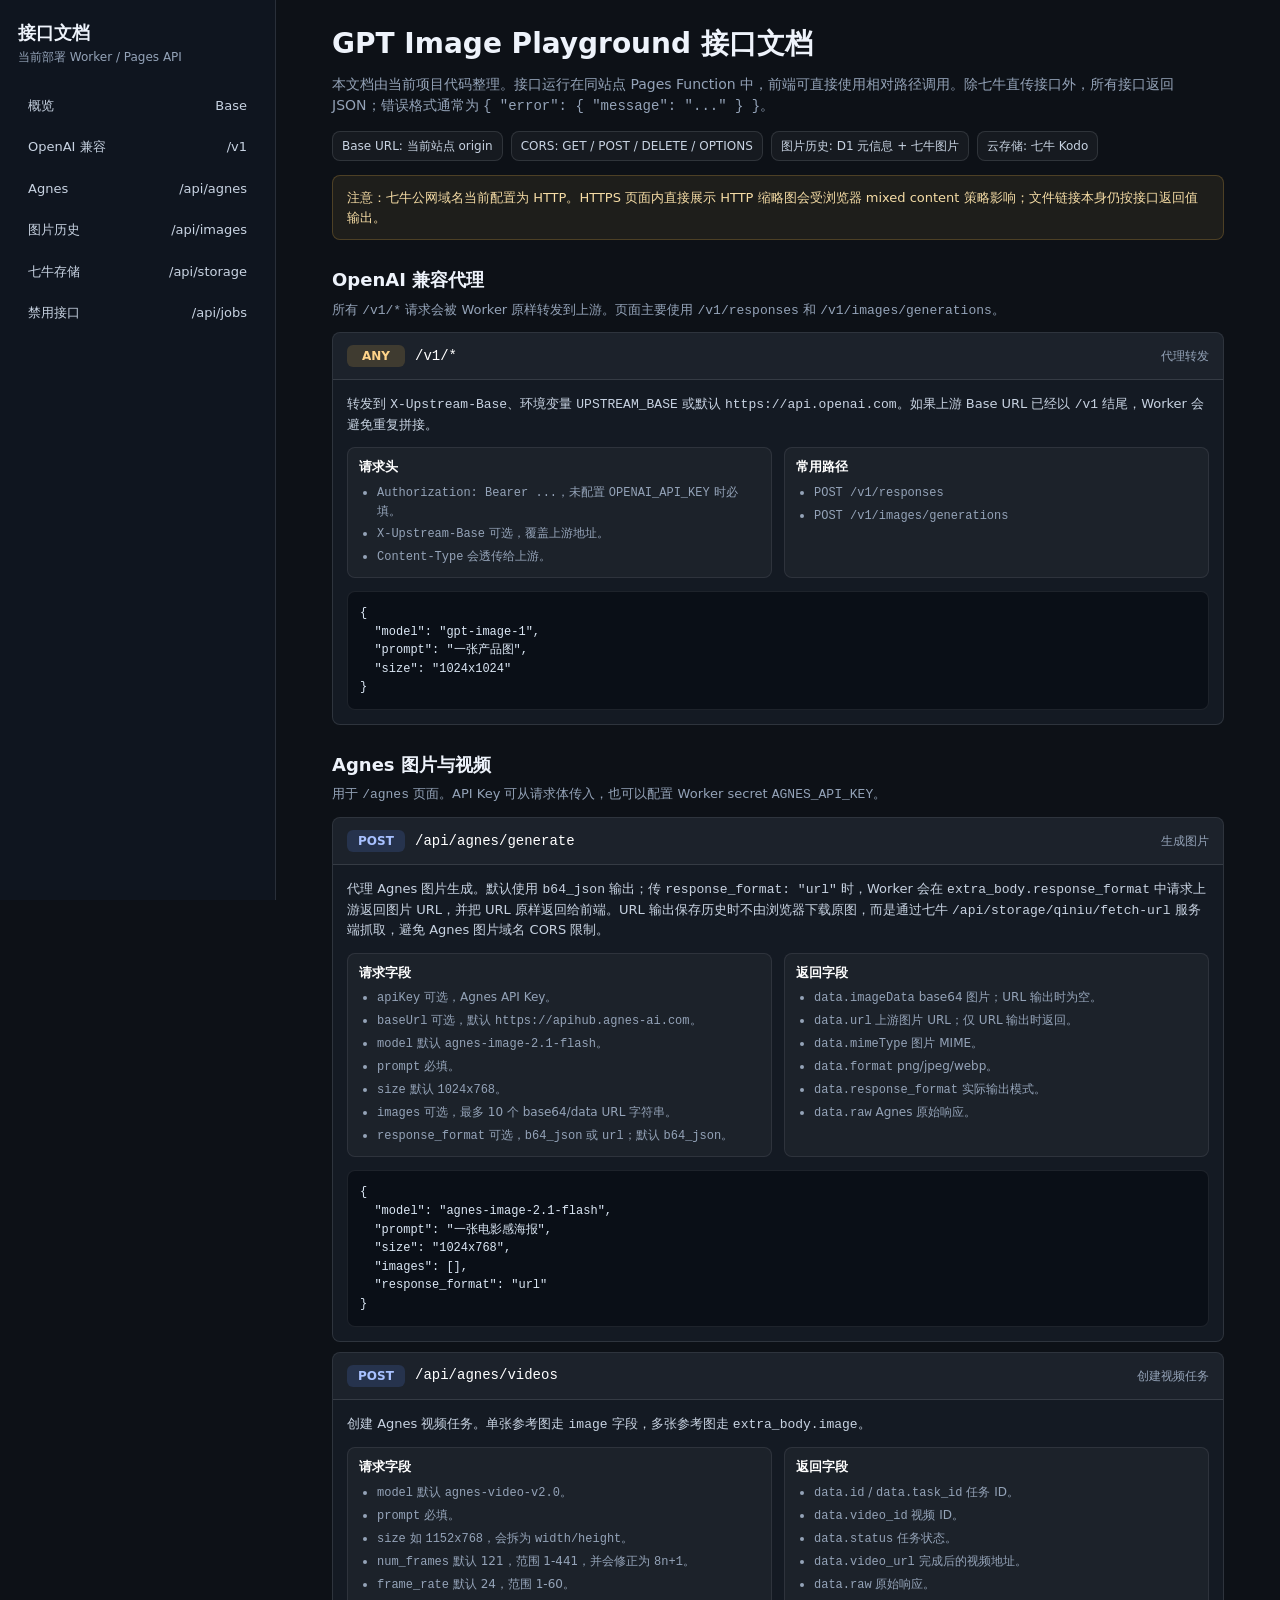
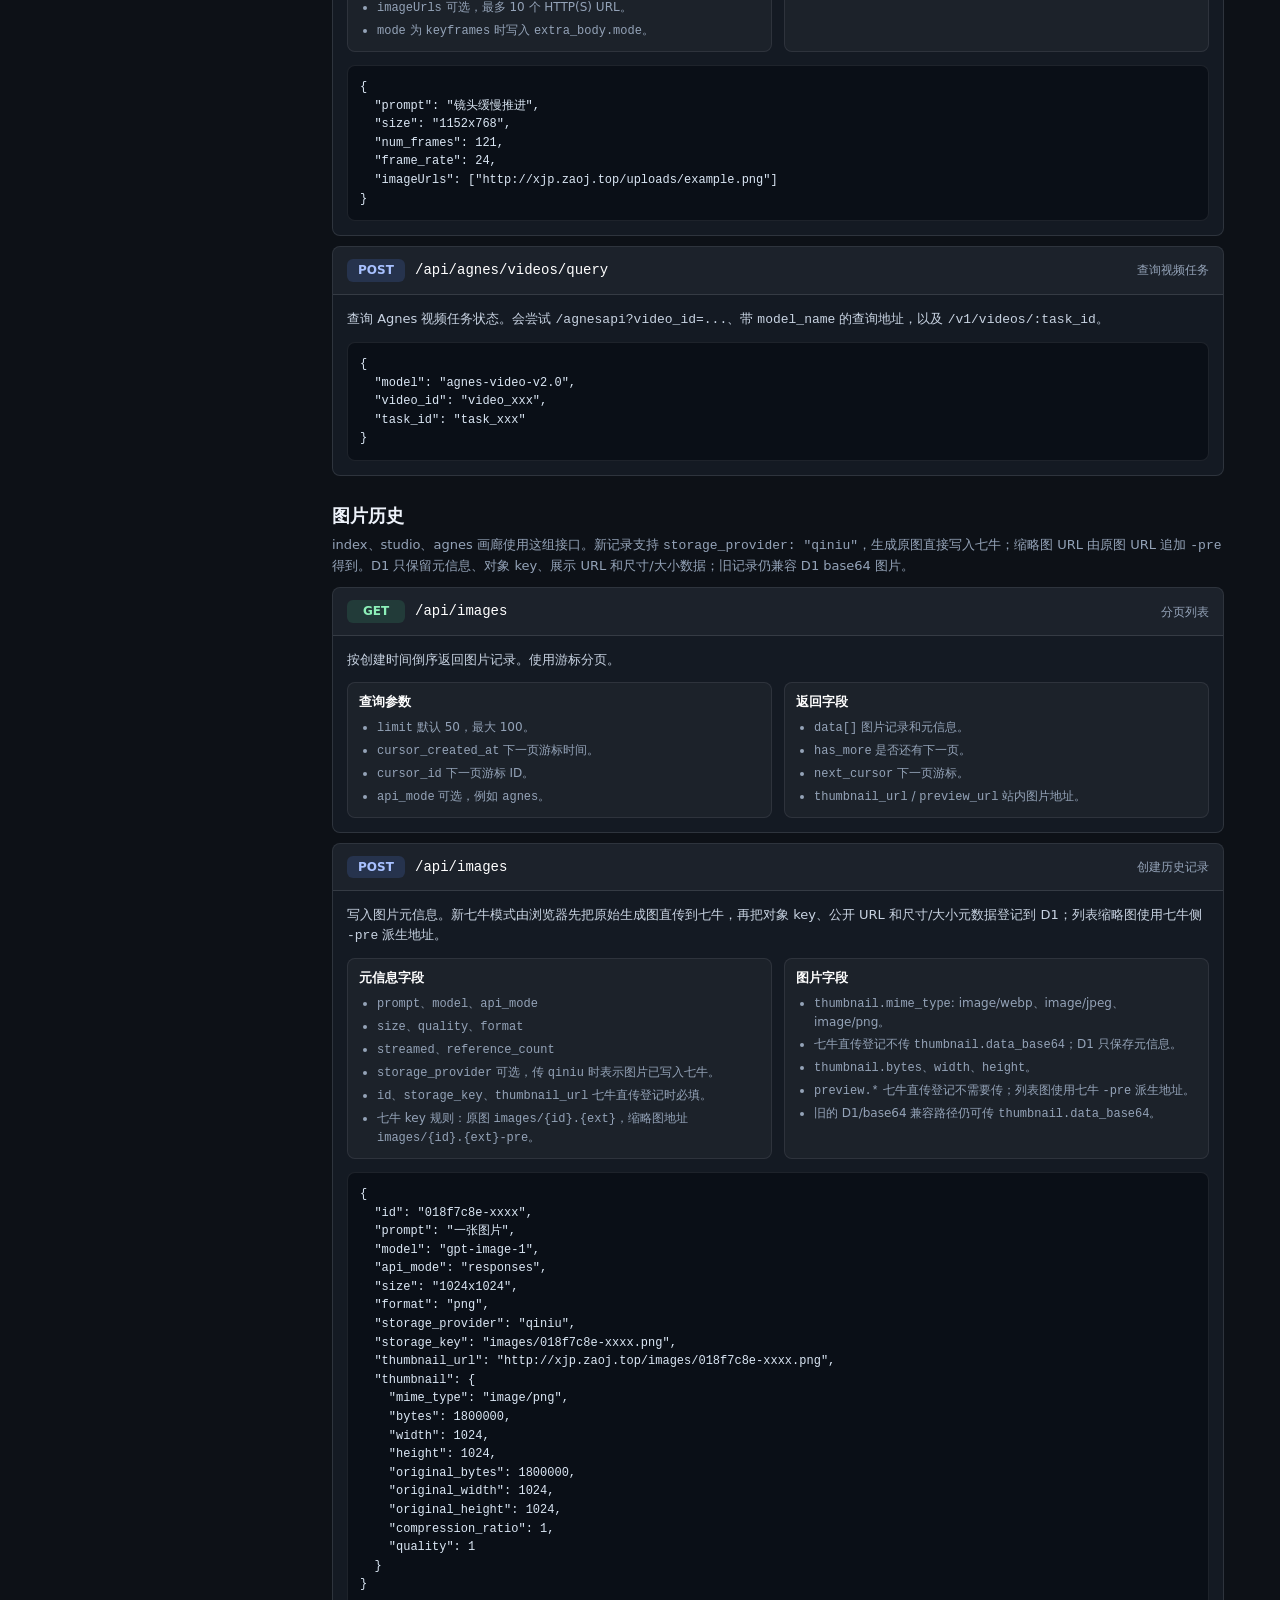
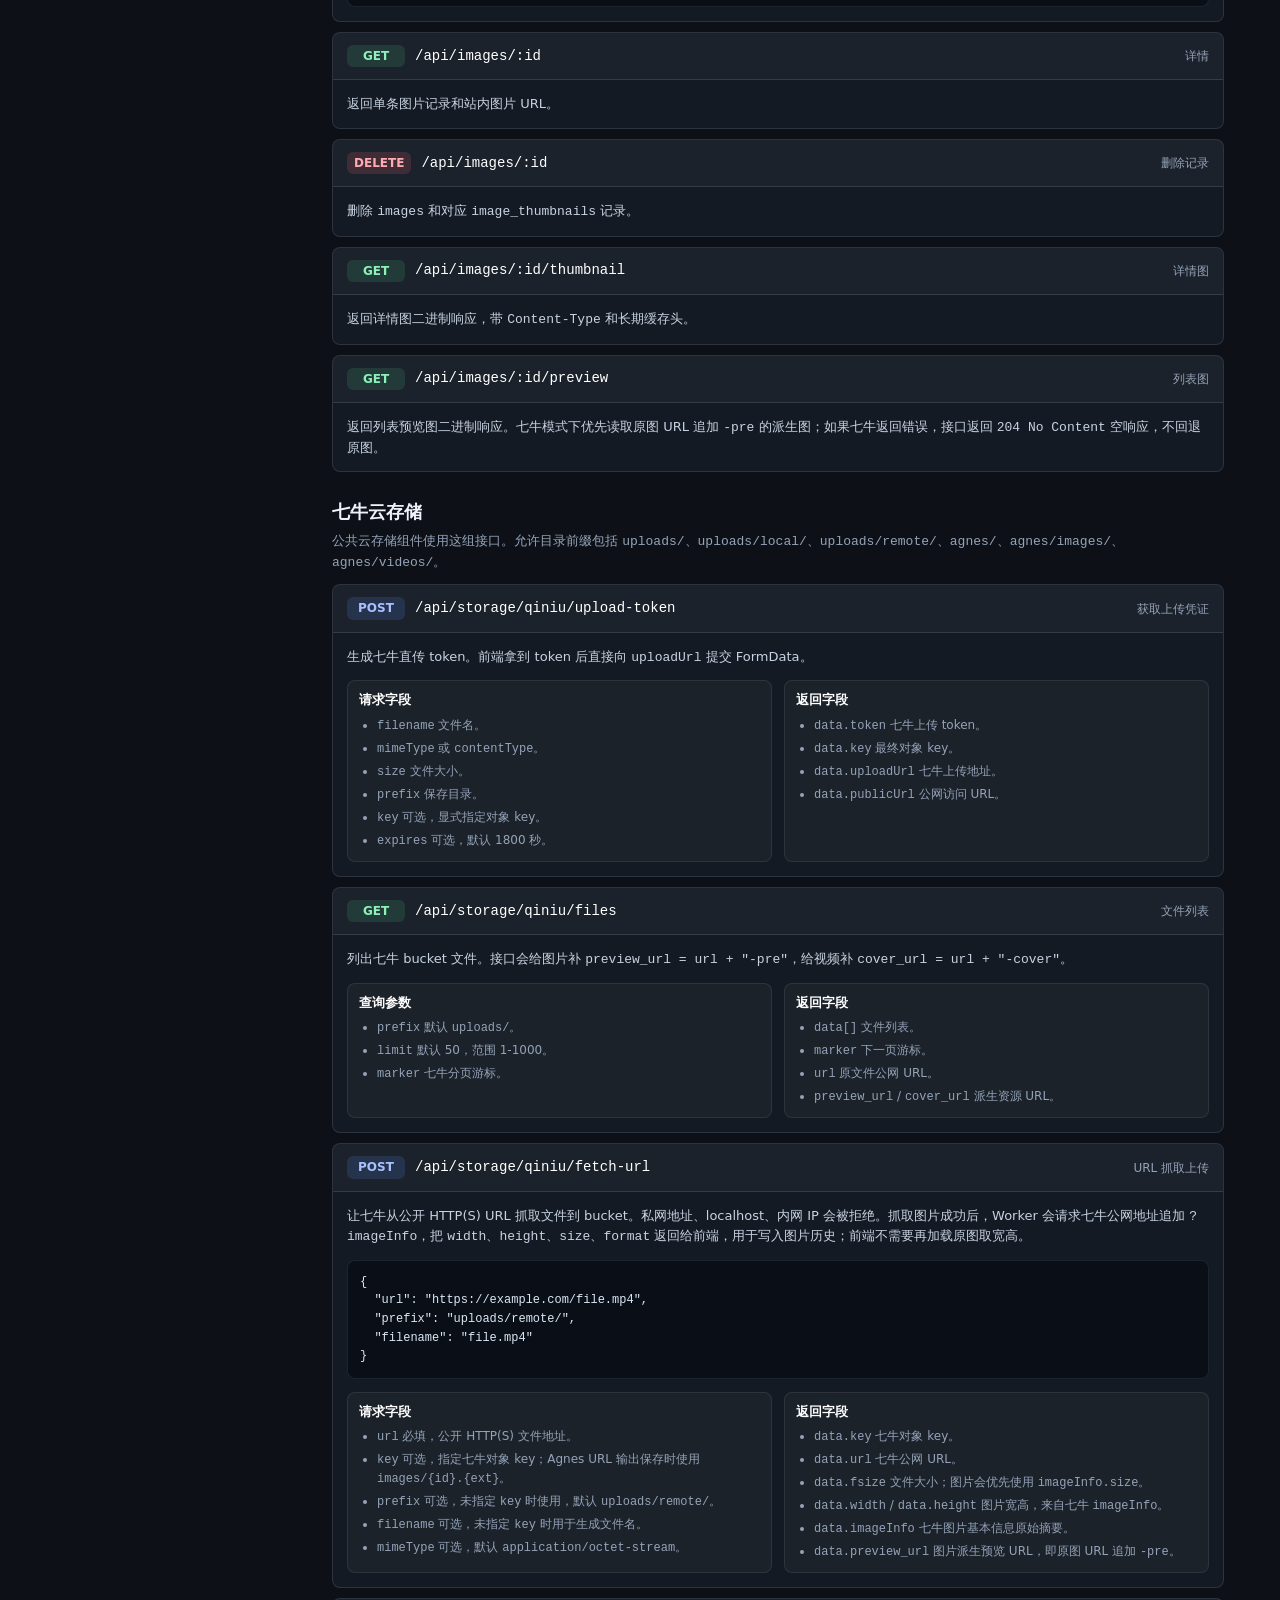
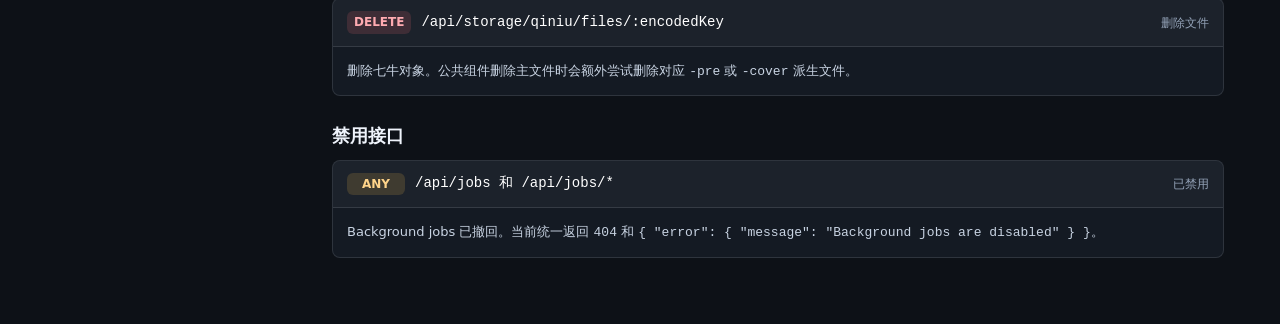
<file: doc.html>
<!DOCTYPE html>
<html lang="zh-CN">
<head>
  <meta charset="UTF-8">
  <meta name="viewport" content="width=device-width, initial-scale=1.0">
  <title>接口文档 | GPT Image Playground</title>
  <style>
    :root {
      color-scheme: dark;
      --bg: #0d1117;
      --panel: #141a23;
      --panel-2: #182130;
      --line: rgba(224, 232, 244, .12);
      --text: #eef3fb;
      --muted: #94a3b8;
      --soft: #c8d3e2;
      --blue: #5b8cff;
      --green: #47d18c;
      --amber: #f2b84b;
      --red: #ff6b76;
      --code: #0a0f17;
    }
    * { box-sizing: border-box; }
    html { scroll-behavior: smooth; }
    body {
      margin: 0;
      min-height: 100vh;
      background: var(--bg);
      color: var(--text);
      font-family: Inter, ui-sans-serif, system-ui, -apple-system, BlinkMacSystemFont, "Segoe UI", sans-serif;
      line-height: 1.5;
      letter-spacing: 0;
    }
    a { color: inherit; text-decoration: none; }
    code, pre {
      font-family: ui-monospace, SFMono-Regular, Menlo, Monaco, Consolas, "Liberation Mono", monospace;
    }
    .shell {
      display: grid;
      grid-template-columns: 276px minmax(0, 1fr);
      min-height: 100vh;
    }
    .side {
      position: sticky;
      top: 0;
      height: 100vh;
      padding: 22px 18px;
      border-right: 1px solid var(--line);
      background: #0f151f;
      overflow: auto;
    }
    .brand {
      display: grid;
      gap: 4px;
      margin-bottom: 22px;
    }
    .brand strong {
      font-size: 18px;
      line-height: 1.2;
    }
    .brand span {
      color: var(--muted);
      font-size: 12px;
    }
    .nav {
      display: grid;
      gap: 6px;
    }
    .nav a {
      display: flex;
      align-items: center;
      justify-content: space-between;
      min-height: 34px;
      padding: 8px 10px;
      border-radius: 8px;
      color: var(--soft);
      font-size: 13px;
    }
    .nav a:hover {
      background: rgba(255, 255, 255, .06);
      color: #fff;
    }
    .main {
      min-width: 0;
      padding: 28px min(5vw, 56px) 56px;
    }
    .top {
      display: grid;
      gap: 14px;
      max-width: 1080px;
      margin-bottom: 26px;
    }
    h1 {
      margin: 0;
      font-size: 28px;
      line-height: 1.15;
      letter-spacing: 0;
    }
    .lead {
      margin: 0;
      max-width: 860px;
      color: var(--muted);
      font-size: 14px;
    }
    .quick {
      display: flex;
      flex-wrap: wrap;
      gap: 8px;
    }
    .pill {
      display: inline-flex;
      align-items: center;
      min-height: 28px;
      padding: 5px 9px;
      border: 1px solid var(--line);
      border-radius: 8px;
      color: var(--soft);
      background: rgba(255,255,255,.04);
      font-size: 12px;
      white-space: nowrap;
    }
    section {
      max-width: 1080px;
      margin-top: 28px;
    }
    h2 {
      margin: 0 0 12px;
      font-size: 18px;
      line-height: 1.3;
      letter-spacing: 0;
    }
    .section-note {
      margin: -4px 0 12px;
      color: var(--muted);
      font-size: 13px;
    }
    .endpoint {
      overflow: hidden;
      margin: 10px 0;
      border: 1px solid var(--line);
      border-radius: 8px;
      background: var(--panel);
    }
    .endpoint-head {
      display: grid;
      grid-template-columns: auto minmax(0, 1fr) auto;
      gap: 10px;
      align-items: center;
      padding: 12px 14px;
      border-bottom: 1px solid var(--line);
      background: rgba(255,255,255,.035);
    }
    .method {
      min-width: 58px;
      padding: 4px 7px;
      border-radius: 6px;
      text-align: center;
      font-size: 12px;
      font-weight: 700;
      line-height: 1.2;
    }
    .get { background: rgba(71, 209, 140, .14); color: #8df0b9; }
    .post { background: rgba(91, 140, 255, .16); color: #a8c1ff; }
    .delete { background: rgba(255, 107, 118, .15); color: #ffabb1; }
    .any { background: rgba(242, 184, 75, .16); color: #ffd48a; }
    .path {
      overflow: hidden;
      text-overflow: ellipsis;
      white-space: nowrap;
      font-size: 14px;
      color: #fff;
    }
    .tag {
      color: var(--muted);
      font-size: 12px;
      white-space: nowrap;
    }
    .endpoint-body {
      display: grid;
      gap: 13px;
      padding: 14px;
    }
    .desc {
      margin: 0;
      color: var(--soft);
      font-size: 13px;
    }
    .grid {
      display: grid;
      grid-template-columns: repeat(2, minmax(0, 1fr));
      gap: 12px;
    }
    .box {
      min-width: 0;
      padding: 11px;
      border: 1px solid rgba(224, 232, 244, .09);
      border-radius: 8px;
      background: rgba(255,255,255,.035);
    }
    .box h3 {
      margin: 0 0 8px;
      color: #fff;
      font-size: 13px;
      line-height: 1.2;
    }
    ul {
      margin: 0;
      padding-left: 18px;
      color: var(--muted);
      font-size: 12px;
    }
    li + li { margin-top: 4px; }
    pre {
      overflow: auto;
      margin: 0;
      padding: 12px;
      border: 1px solid rgba(224, 232, 244, .09);
      border-radius: 8px;
      background: var(--code);
      color: #dbe7f5;
      font-size: 12px;
      line-height: 1.55;
    }
    .notice {
      padding: 12px 14px;
      border: 1px solid rgba(242, 184, 75, .22);
      border-radius: 8px;
      background: rgba(242, 184, 75, .08);
      color: #f5dca5;
      font-size: 13px;
    }
    @media (max-width: 860px) {
      .shell { grid-template-columns: 1fr; }
      .side {
        position: static;
        height: auto;
        border-right: 0;
        border-bottom: 1px solid var(--line);
      }
      .nav {
        grid-template-columns: repeat(2, minmax(0, 1fr));
      }
      .main { padding: 22px 16px 42px; }
      .grid { grid-template-columns: 1fr; }
      .endpoint-head { grid-template-columns: auto minmax(0, 1fr); }
      .tag { grid-column: 2; }
    }
  </style>
</head>
<body>
  <div class="shell">
    <aside class="side">
      <div class="brand">
        <strong>接口文档</strong>
        <span>当前部署 Worker / Pages API</span>
      </div>
      <nav class="nav">
        <a href="#overview">概览 <span>Base</span></a>
        <a href="#openai">OpenAI 兼容 <span>/v1</span></a>
        <a href="#agnes">Agnes <span>/api/agnes</span></a>
        <a href="#images">图片历史 <span>/api/images</span></a>
        <a href="#storage">七牛存储 <span>/api/storage</span></a>
        <a href="#disabled">禁用接口 <span>/api/jobs</span></a>
      </nav>
    </aside>

    <main class="main">
      <div class="top" id="overview">
        <h1>GPT Image Playground 接口文档</h1>
        <p class="lead">本文档由当前项目代码整理。接口运行在同站点 Pages Function 中，前端可直接使用相对路径调用。除七牛直传接口外，所有接口返回 JSON；错误格式通常为 <code>{ "error": { "message": "..." } }</code>。</p>
        <div class="quick">
          <span class="pill">Base URL: 当前站点 origin</span>
          <span class="pill">CORS: GET / POST / DELETE / OPTIONS</span>
          <span class="pill">图片历史: D1 元信息 + 七牛图片</span>
          <span class="pill">云存储: 七牛 Kodo</span>
        </div>
        <div class="notice">注意：七牛公网域名当前配置为 HTTP。HTTPS 页面内直接展示 HTTP 缩略图会受浏览器 mixed content 策略影响；文件链接本身仍按接口返回值输出。</div>
      </div>

      <section id="openai">
        <h2>OpenAI 兼容代理</h2>
        <p class="section-note">所有 <code>/v1/*</code> 请求会被 Worker 原样转发到上游。页面主要使用 <code>/v1/responses</code> 和 <code>/v1/images/generations</code>。</p>

        <article class="endpoint">
          <div class="endpoint-head">
            <span class="method any">ANY</span>
            <code class="path">/v1/*</code>
            <span class="tag">代理转发</span>
          </div>
          <div class="endpoint-body">
            <p class="desc">转发到 <code>X-Upstream-Base</code>、环境变量 <code>UPSTREAM_BASE</code> 或默认 <code>https://api.openai.com</code>。如果上游 Base URL 已经以 <code>/v1</code> 结尾，Worker 会避免重复拼接。</p>
            <div class="grid">
              <div class="box">
                <h3>请求头</h3>
                <ul>
                  <li><code>Authorization: Bearer ...</code>，未配置 <code>OPENAI_API_KEY</code> 时必填。</li>
                  <li><code>X-Upstream-Base</code> 可选，覆盖上游地址。</li>
                  <li><code>Content-Type</code> 会透传给上游。</li>
                </ul>
              </div>
              <div class="box">
                <h3>常用路径</h3>
                <ul>
                  <li><code>POST /v1/responses</code></li>
                  <li><code>POST /v1/images/generations</code></li>
                </ul>
              </div>
            </div>
<pre>{
  "model": "gpt-image-1",
  "prompt": "一张产品图",
  "size": "1024x1024"
}</pre>
          </div>
        </article>
      </section>

      <section id="agnes">
        <h2>Agnes 图片与视频</h2>
        <p class="section-note">用于 <code>/agnes</code> 页面。API Key 可从请求体传入，也可以配置 Worker secret <code>AGNES_API_KEY</code>。</p>

        <article class="endpoint">
          <div class="endpoint-head">
            <span class="method post">POST</span>
            <code class="path">/api/agnes/generate</code>
            <span class="tag">生成图片</span>
          </div>
          <div class="endpoint-body">
            <p class="desc">代理 Agnes 图片生成。默认使用 <code>b64_json</code> 输出；传 <code>response_format: "url"</code> 时，Worker 会在 <code>extra_body.response_format</code> 中请求上游返回图片 URL，并把 URL 原样返回给前端。URL 输出保存历史时不由浏览器下载原图，而是通过七牛 <code>/api/storage/qiniu/fetch-url</code> 服务端抓取，避免 Agnes 图片域名 CORS 限制。</p>
            <div class="grid">
              <div class="box">
                <h3>请求字段</h3>
                <ul>
                  <li><code>apiKey</code> 可选，Agnes API Key。</li>
                  <li><code>baseUrl</code> 可选，默认 <code>https://apihub.agnes-ai.com</code>。</li>
                  <li><code>model</code> 默认 <code>agnes-image-2.1-flash</code>。</li>
                  <li><code>prompt</code> 必填。</li>
                  <li><code>size</code> 默认 <code>1024x768</code>。</li>
                  <li><code>images</code> 可选，最多 10 个 base64/data URL 字符串。</li>
                  <li><code>response_format</code> 可选，<code>b64_json</code> 或 <code>url</code>；默认 <code>b64_json</code>。</li>
                </ul>
              </div>
              <div class="box">
                <h3>返回字段</h3>
                <ul>
                  <li><code>data.imageData</code> base64 图片；URL 输出时为空。</li>
                  <li><code>data.url</code> 上游图片 URL；仅 URL 输出时返回。</li>
                  <li><code>data.mimeType</code> 图片 MIME。</li>
                  <li><code>data.format</code> png/jpeg/webp。</li>
                  <li><code>data.response_format</code> 实际输出模式。</li>
                  <li><code>data.raw</code> Agnes 原始响应。</li>
                </ul>
              </div>
            </div>
<pre>{
  "model": "agnes-image-2.1-flash",
  "prompt": "一张电影感海报",
  "size": "1024x768",
  "images": [],
  "response_format": "url"
}</pre>
          </div>
        </article>

        <article class="endpoint">
          <div class="endpoint-head">
            <span class="method post">POST</span>
            <code class="path">/api/agnes/videos</code>
            <span class="tag">创建视频任务</span>
          </div>
          <div class="endpoint-body">
            <p class="desc">创建 Agnes 视频任务。单张参考图走 <code>image</code> 字段，多张参考图走 <code>extra_body.image</code>。</p>
            <div class="grid">
              <div class="box">
                <h3>请求字段</h3>
                <ul>
                  <li><code>model</code> 默认 <code>agnes-video-v2.0</code>。</li>
                  <li><code>prompt</code> 必填。</li>
                  <li><code>size</code> 如 <code>1152x768</code>，会拆为 <code>width/height</code>。</li>
                  <li><code>num_frames</code> 默认 121，范围 1-441，并会修正为 <code>8n+1</code>。</li>
                  <li><code>frame_rate</code> 默认 24，范围 1-60。</li>
                  <li><code>imageUrls</code> 可选，最多 10 个 HTTP(S) URL。</li>
                  <li><code>mode</code> 为 <code>keyframes</code> 时写入 <code>extra_body.mode</code>。</li>
                </ul>
              </div>
              <div class="box">
                <h3>返回字段</h3>
                <ul>
                  <li><code>data.id</code> / <code>data.task_id</code> 任务 ID。</li>
                  <li><code>data.video_id</code> 视频 ID。</li>
                  <li><code>data.status</code> 任务状态。</li>
                  <li><code>data.video_url</code> 完成后的视频地址。</li>
                  <li><code>data.raw</code> 原始响应。</li>
                </ul>
              </div>
            </div>
<pre>{
  "prompt": "镜头缓慢推进",
  "size": "1152x768",
  "num_frames": 121,
  "frame_rate": 24,
  "imageUrls": ["http://xjp.zaoj.top/uploads/example.png"]
}</pre>
          </div>
        </article>

        <article class="endpoint">
          <div class="endpoint-head">
            <span class="method post">POST</span>
            <code class="path">/api/agnes/videos/query</code>
            <span class="tag">查询视频任务</span>
          </div>
          <div class="endpoint-body">
            <p class="desc">查询 Agnes 视频任务状态。会尝试 <code>/agnesapi?video_id=...</code>、带 <code>model_name</code> 的查询地址，以及 <code>/v1/videos/:task_id</code>。</p>
<pre>{
  "model": "agnes-video-v2.0",
  "video_id": "video_xxx",
  "task_id": "task_xxx"
}</pre>
          </div>
        </article>
      </section>

      <section id="images">
        <h2>图片历史</h2>
        <p class="section-note">index、studio、agnes 画廊使用这组接口。新记录支持 <code>storage_provider: "qiniu"</code>，生成原图直接写入七牛；缩略图 URL 由原图 URL 追加 <code>-pre</code> 得到。D1 只保留元信息、对象 key、展示 URL 和尺寸/大小数据；旧记录仍兼容 D1 base64 图片。</p>

        <article class="endpoint">
          <div class="endpoint-head">
            <span class="method get">GET</span>
            <code class="path">/api/images</code>
            <span class="tag">分页列表</span>
          </div>
          <div class="endpoint-body">
            <p class="desc">按创建时间倒序返回图片记录。使用游标分页。</p>
            <div class="grid">
              <div class="box">
                <h3>查询参数</h3>
                <ul>
                  <li><code>limit</code> 默认 50，最大 100。</li>
                  <li><code>cursor_created_at</code> 下一页游标时间。</li>
                  <li><code>cursor_id</code> 下一页游标 ID。</li>
                  <li><code>api_mode</code> 可选，例如 <code>agnes</code>。</li>
                </ul>
              </div>
              <div class="box">
                <h3>返回字段</h3>
                <ul>
                  <li><code>data[]</code> 图片记录和元信息。</li>
                  <li><code>has_more</code> 是否还有下一页。</li>
                  <li><code>next_cursor</code> 下一页游标。</li>
                  <li><code>thumbnail_url</code> / <code>preview_url</code> 站内图片地址。</li>
                </ul>
              </div>
            </div>
          </div>
        </article>

        <article class="endpoint">
          <div class="endpoint-head">
            <span class="method post">POST</span>
            <code class="path">/api/images</code>
            <span class="tag">创建历史记录</span>
          </div>
          <div class="endpoint-body">
            <p class="desc">写入图片元信息。新七牛模式由浏览器先把原始生成图直传到七牛，再把对象 key、公开 URL 和尺寸/大小元数据登记到 D1；列表缩略图使用七牛侧 <code>-pre</code> 派生地址。</p>
            <div class="grid">
              <div class="box">
                <h3>元信息字段</h3>
                <ul>
                  <li><code>prompt</code>、<code>model</code>、<code>api_mode</code></li>
                  <li><code>size</code>、<code>quality</code>、<code>format</code></li>
                  <li><code>streamed</code>、<code>reference_count</code></li>
                  <li><code>storage_provider</code> 可选，传 <code>qiniu</code> 时表示图片已写入七牛。</li>
                  <li><code>id</code>、<code>storage_key</code>、<code>thumbnail_url</code> 七牛直传登记时必填。</li>
                  <li>七牛 key 规则：原图 <code>images/{id}.{ext}</code>，缩略图地址 <code>images/{id}.{ext}-pre</code>。</li>
                </ul>
              </div>
              <div class="box">
                <h3>图片字段</h3>
                <ul>
                  <li><code>thumbnail.mime_type</code>: image/webp、image/jpeg、image/png。</li>
                  <li>七牛直传登记不传 <code>thumbnail.data_base64</code>；D1 只保存元信息。</li>
                  <li><code>thumbnail.bytes</code>、<code>width</code>、<code>height</code>。</li>
                  <li><code>preview.*</code> 七牛直传登记不需要传；列表图使用七牛 <code>-pre</code> 派生地址。</li>
                  <li>旧的 D1/base64 兼容路径仍可传 <code>thumbnail.data_base64</code>。</li>
                </ul>
              </div>
            </div>
<pre>{
  "id": "018f7c8e-xxxx",
  "prompt": "一张图片",
  "model": "gpt-image-1",
  "api_mode": "responses",
  "size": "1024x1024",
  "format": "png",
  "storage_provider": "qiniu",
  "storage_key": "images/018f7c8e-xxxx.png",
  "thumbnail_url": "http://xjp.zaoj.top/images/018f7c8e-xxxx.png",
  "thumbnail": {
    "mime_type": "image/png",
    "bytes": 1800000,
    "width": 1024,
    "height": 1024,
    "original_bytes": 1800000,
    "original_width": 1024,
    "original_height": 1024,
    "compression_ratio": 1,
    "quality": 1
  }
}</pre>
          </div>
        </article>

        <article class="endpoint">
          <div class="endpoint-head">
            <span class="method get">GET</span>
            <code class="path">/api/images/:id</code>
            <span class="tag">详情</span>
          </div>
          <div class="endpoint-body">
            <p class="desc">返回单条图片记录和站内图片 URL。</p>
          </div>
        </article>

        <article class="endpoint">
          <div class="endpoint-head">
            <span class="method delete">DELETE</span>
            <code class="path">/api/images/:id</code>
            <span class="tag">删除记录</span>
          </div>
          <div class="endpoint-body">
            <p class="desc">删除 <code>images</code> 和对应 <code>image_thumbnails</code> 记录。</p>
          </div>
        </article>

        <article class="endpoint">
          <div class="endpoint-head">
            <span class="method get">GET</span>
            <code class="path">/api/images/:id/thumbnail</code>
            <span class="tag">详情图</span>
          </div>
          <div class="endpoint-body">
            <p class="desc">返回详情图二进制响应，带 <code>Content-Type</code> 和长期缓存头。</p>
          </div>
        </article>

        <article class="endpoint">
          <div class="endpoint-head">
            <span class="method get">GET</span>
            <code class="path">/api/images/:id/preview</code>
            <span class="tag">列表图</span>
          </div>
          <div class="endpoint-body">
            <p class="desc">返回列表预览图二进制响应。七牛模式下优先读取原图 URL 追加 <code>-pre</code> 的派生图；如果七牛返回错误，接口返回 <code>204 No Content</code> 空响应，不回退原图。</p>
          </div>
        </article>
      </section>

      <section id="storage">
        <h2>七牛云存储</h2>
        <p class="section-note">公共云存储组件使用这组接口。允许目录前缀包括 <code>uploads/</code>、<code>uploads/local/</code>、<code>uploads/remote/</code>、<code>agnes/</code>、<code>agnes/images/</code>、<code>agnes/videos/</code>。</p>

        <article class="endpoint">
          <div class="endpoint-head">
            <span class="method post">POST</span>
            <code class="path">/api/storage/qiniu/upload-token</code>
            <span class="tag">获取上传凭证</span>
          </div>
          <div class="endpoint-body">
            <p class="desc">生成七牛直传 token。前端拿到 token 后直接向 <code>uploadUrl</code> 提交 FormData。</p>
            <div class="grid">
              <div class="box">
                <h3>请求字段</h3>
                <ul>
                  <li><code>filename</code> 文件名。</li>
                  <li><code>mimeType</code> 或 <code>contentType</code>。</li>
                  <li><code>size</code> 文件大小。</li>
                  <li><code>prefix</code> 保存目录。</li>
                  <li><code>key</code> 可选，显式指定对象 key。</li>
                  <li><code>expires</code> 可选，默认 1800 秒。</li>
                </ul>
              </div>
              <div class="box">
                <h3>返回字段</h3>
                <ul>
                  <li><code>data.token</code> 七牛上传 token。</li>
                  <li><code>data.key</code> 最终对象 key。</li>
                  <li><code>data.uploadUrl</code> 七牛上传地址。</li>
                  <li><code>data.publicUrl</code> 公网访问 URL。</li>
                </ul>
              </div>
            </div>
          </div>
        </article>

        <article class="endpoint">
          <div class="endpoint-head">
            <span class="method get">GET</span>
            <code class="path">/api/storage/qiniu/files</code>
            <span class="tag">文件列表</span>
          </div>
          <div class="endpoint-body">
            <p class="desc">列出七牛 bucket 文件。接口会给图片补 <code>preview_url = url + "-pre"</code>，给视频补 <code>cover_url = url + "-cover"</code>。</p>
            <div class="grid">
              <div class="box">
                <h3>查询参数</h3>
                <ul>
                  <li><code>prefix</code> 默认 <code>uploads/</code>。</li>
                  <li><code>limit</code> 默认 50，范围 1-1000。</li>
                  <li><code>marker</code> 七牛分页游标。</li>
                </ul>
              </div>
              <div class="box">
                <h3>返回字段</h3>
                <ul>
                  <li><code>data[]</code> 文件列表。</li>
                  <li><code>marker</code> 下一页游标。</li>
                  <li><code>url</code> 原文件公网 URL。</li>
                  <li><code>preview_url</code> / <code>cover_url</code> 派生资源 URL。</li>
                </ul>
              </div>
            </div>
          </div>
        </article>

        <article class="endpoint">
          <div class="endpoint-head">
            <span class="method post">POST</span>
            <code class="path">/api/storage/qiniu/fetch-url</code>
            <span class="tag">URL 抓取上传</span>
          </div>
          <div class="endpoint-body">
            <p class="desc">让七牛从公开 HTTP(S) URL 抓取文件到 bucket。私网地址、localhost、内网 IP 会被拒绝。抓取图片成功后，Worker 会请求七牛公网地址追加 <code>?imageInfo</code>，把 <code>width</code>、<code>height</code>、<code>size</code>、<code>format</code> 返回给前端，用于写入图片历史；前端不需要再加载原图取宽高。</p>
<pre>{
  "url": "https://example.com/file.mp4",
  "prefix": "uploads/remote/",
  "filename": "file.mp4"
}</pre>
            <div class="grid">
              <div class="box">
                <h3>请求字段</h3>
                <ul>
                  <li><code>url</code> 必填，公开 HTTP(S) 文件地址。</li>
                  <li><code>key</code> 可选，指定七牛对象 key；Agnes URL 输出保存时使用 <code>images/{id}.{ext}</code>。</li>
                  <li><code>prefix</code> 可选，未指定 <code>key</code> 时使用，默认 <code>uploads/remote/</code>。</li>
                  <li><code>filename</code> 可选，未指定 <code>key</code> 时用于生成文件名。</li>
                  <li><code>mimeType</code> 可选，默认 <code>application/octet-stream</code>。</li>
                </ul>
              </div>
              <div class="box">
                <h3>返回字段</h3>
                <ul>
                  <li><code>data.key</code> 七牛对象 key。</li>
                  <li><code>data.url</code> 七牛公网 URL。</li>
                  <li><code>data.fsize</code> 文件大小；图片会优先使用 <code>imageInfo.size</code>。</li>
                  <li><code>data.width</code> / <code>data.height</code> 图片宽高，来自七牛 <code>imageInfo</code>。</li>
                  <li><code>data.imageInfo</code> 七牛图片基本信息原始摘要。</li>
                  <li><code>data.preview_url</code> 图片派生预览 URL，即原图 URL 追加 <code>-pre</code>。</li>
                </ul>
              </div>
            </div>
          </div>
        </article>

        <article class="endpoint">
          <div class="endpoint-head">
            <span class="method delete">DELETE</span>
            <code class="path">/api/storage/qiniu/files/:encodedKey</code>
            <span class="tag">删除文件</span>
          </div>
          <div class="endpoint-body">
            <p class="desc">删除七牛对象。公共组件删除主文件时会额外尝试删除对应 <code>-pre</code> 或 <code>-cover</code> 派生文件。</p>
          </div>
        </article>
      </section>

      <section id="disabled">
        <h2>禁用接口</h2>
        <article class="endpoint">
          <div class="endpoint-head">
            <span class="method any">ANY</span>
            <code class="path">/api/jobs 和 /api/jobs/*</code>
            <span class="tag">已禁用</span>
          </div>
          <div class="endpoint-body">
            <p class="desc">Background jobs 已撤回。当前统一返回 <code>404</code> 和 <code>{ "error": { "message": "Background jobs are disabled" } }</code>。</p>
          </div>
        </article>
      </section>
    </main>
  </div>
</body>
</html>
</file>
